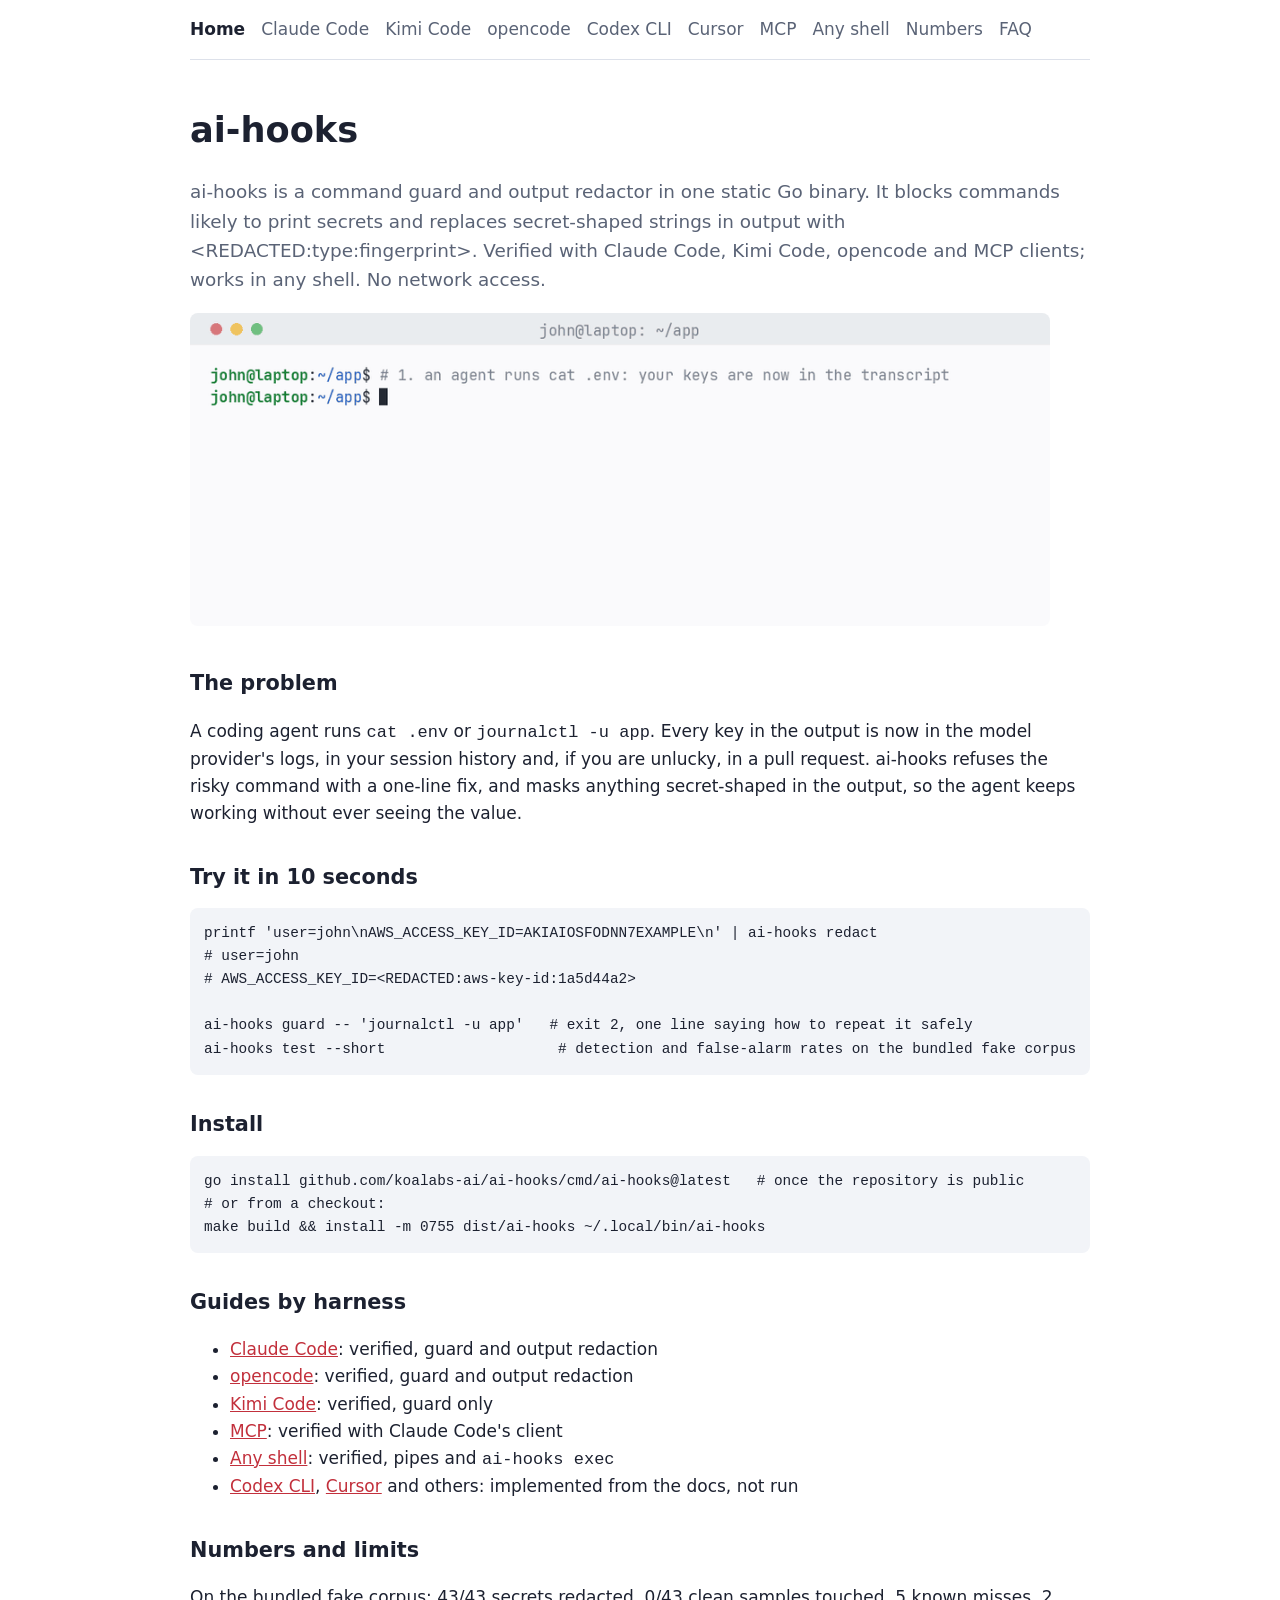
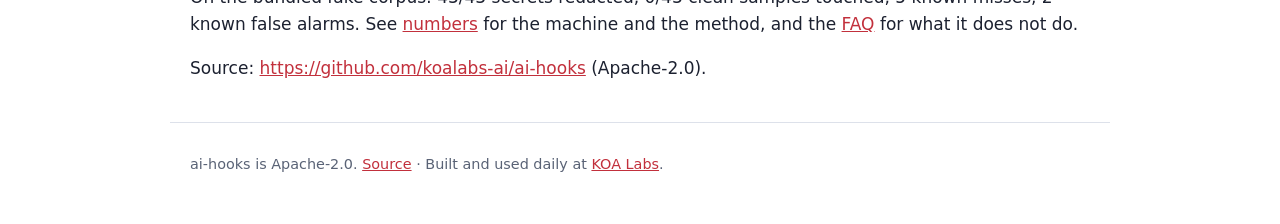
<file: site/index.html>
<!doctype html>
<html lang="en"><head><meta charset="utf-8"><meta name="viewport" content="width=device-width,initial-scale=1">
<title>ai-hooks: stop AI coding agents from leaking secrets</title>
<meta name="description" content="ai-hooks is a command guard and output redactor in one static Go binary. It blocks commands likely to print secrets and replaces secret-shaped strings in output with &lt;REDACTED:type:fingerprint&gt;. Verified with Claude Code, Kimi Code, opencode and MCP clients; works in any shell. No network access.">
<link rel="canonical" href="https://koalabs-ai.github.io/ai-hooks/">
<meta property="og:type" content="website"><meta property="og:site_name" content="ai-hooks">
<meta property="og:title" content="ai-hooks: stop AI coding agents from leaking secrets"><meta property="og:description" content="ai-hooks is a command guard and output redactor in one static Go binary. It blocks commands likely to print secrets and replaces secret-shaped strings in output with &lt;REDACTED:type:fingerprint&gt;. Verified with Claude Code, Kimi Code, opencode and MCP clients; works in any shell. No network access.">
<meta property="og:url" content="https://koalabs-ai.github.io/ai-hooks/"><meta property="og:image" content="https://koalabs-ai.github.io/ai-hooks/assets/social-preview.png">
<meta name="twitter:card" content="summary_large_image"><meta name="twitter:title" content="ai-hooks: stop AI coding agents from leaking secrets">
<meta name="twitter:description" content="ai-hooks is a command guard and output redactor in one static Go binary. It blocks commands likely to print secrets and replaces secret-shaped strings in output with &lt;REDACTED:type:fingerprint&gt;. Verified with Claude Code, Kimi Code, opencode and MCP clients; works in any shell. No network access."><meta name="twitter:image" content="https://koalabs-ai.github.io/ai-hooks/assets/social-preview.png">
<link rel="stylesheet" href="assets/style.css">
<script type="application/ld+json">{"@context": "https://schema.org", "@type": "SoftwareApplication", "name": "ai-hooks", "applicationCategory": "DeveloperApplication", "operatingSystem": "Linux, macOS", "description": "ai-hooks is a command guard and output redactor in one static Go binary. It blocks commands likely to print secrets and replaces secret-shaped strings in output with <REDACTED:type:fingerprint>. Verified with Claude Code, Kimi Code, opencode and MCP clients; works in any shell. No network access.", "url": "https://koalabs-ai.github.io/ai-hooks/", "license": "https://www.apache.org/licenses/LICENSE-2.0", "codeRepository": "https://github.com/koalabs-ai/ai-hooks", "programmingLanguage": "Go", "offers": {"@type": "Offer", "price": "0", "priceCurrency": "USD"}, "image": "https://koalabs-ai.github.io/ai-hooks/assets/social-preview.png"}</script>
</head><body>
<header><nav aria-label="Main"><a href="index.html" aria-current="page">Home</a><a href="claude-code.html">Claude Code</a><a href="kimi-code.html">Kimi Code</a><a href="opencode.html">opencode</a><a href="codex-cli.html">Codex CLI</a><a href="cursor.html">Cursor</a><a href="mcp.html">MCP</a><a href="any-shell.html">Any shell</a><a href="numbers.html">Numbers</a><a href="faq.html">FAQ</a></nav></header>
<main><h1>ai-hooks</h1>

<p class="lead">ai-hooks is a command guard and output redactor in one static Go binary. It blocks commands likely to print secrets and replaces secret-shaped strings in output with &lt;REDACTED:type:fingerprint&gt;. Verified with Claude Code, Kimi Code, opencode and MCP clients; works in any shell. No network access.</p>
<picture><source media="(prefers-color-scheme: light)" srcset="assets/ai-hooks-demo-light.gif">
<img src="assets/ai-hooks-demo-dark.gif" width="860" alt="Terminal demo: cat .env leaks a fake AWS key; through ai-hooks redact it becomes REDACTED and user=john is untouched; the guard blocks journalctl -u; the bundled tests print 43/43 detected and 0/26 false alarms."></picture>
<h2>The problem</h2>
<p>A coding agent runs <code>cat .env</code> or <code>journalctl -u app</code>. Every key in the output is now in the model provider's logs, in your session history and, if you are unlucky, in a pull request. ai-hooks refuses the risky command with a one-line fix, and masks anything secret-shaped in the output, so the agent keeps working without ever seeing the value.</p>
<h2>Try it in 10 seconds</h2>
<pre><code>printf &#x27;user=john\nAWS_ACCESS_KEY_ID=AKIAIOSFODNN7EXAMPLE\n&#x27; | ai-hooks redact
# user=john
# AWS_ACCESS_KEY_ID=&lt;REDACTED:aws-key-id:1a5d44a2&gt;

ai-hooks guard -- &#x27;journalctl -u app&#x27;   # exit 2, one line saying how to repeat it safely
ai-hooks test --short                    # detection and false-alarm rates on the bundled fake corpus</code></pre>
<h2>Install</h2>
<pre><code>go install github.com/koalabs-ai/ai-hooks/cmd/ai-hooks@latest   # once the repository is public
# or from a checkout:
make build &amp;&amp; install -m 0755 dist/ai-hooks ~/.local/bin/ai-hooks</code></pre>
<h2>Guides by harness</h2>
<ul>
<li><a href="claude-code.html">Claude Code</a>: verified, guard and output redaction</li>
<li><a href="opencode.html">opencode</a>: verified, guard and output redaction</li>
<li><a href="kimi-code.html">Kimi Code</a>: verified, guard only</li>
<li><a href="mcp.html">MCP</a>: verified with Claude Code's client</li>
<li><a href="any-shell.html">Any shell</a>: verified, pipes and <code>ai-hooks exec</code></li>
<li><a href="codex-cli.html">Codex CLI</a>, <a href="cursor.html">Cursor</a> and others: implemented from the docs, not run</li>
</ul>
<h2>Numbers and limits</h2>
<p>On the bundled fake corpus: 43/43 secrets redacted, 0/43 clean samples touched, 5 known misses, 2 known false alarms. See <a href="numbers.html">numbers</a> for the machine and the method, and the <a href="faq.html">FAQ</a> for what it does not do.</p>
<p>Source: <a href="https://github.com/koalabs-ai/ai-hooks">https://github.com/koalabs-ai/ai-hooks</a> (Apache-2.0).</p>

</main>
<footer>ai-hooks is Apache-2.0. <a href="https://github.com/koalabs-ai/ai-hooks">Source</a> · Built and used daily at <a href="https://koalabs.ai">KOA Labs</a>.</footer>
</body></html>
</file>
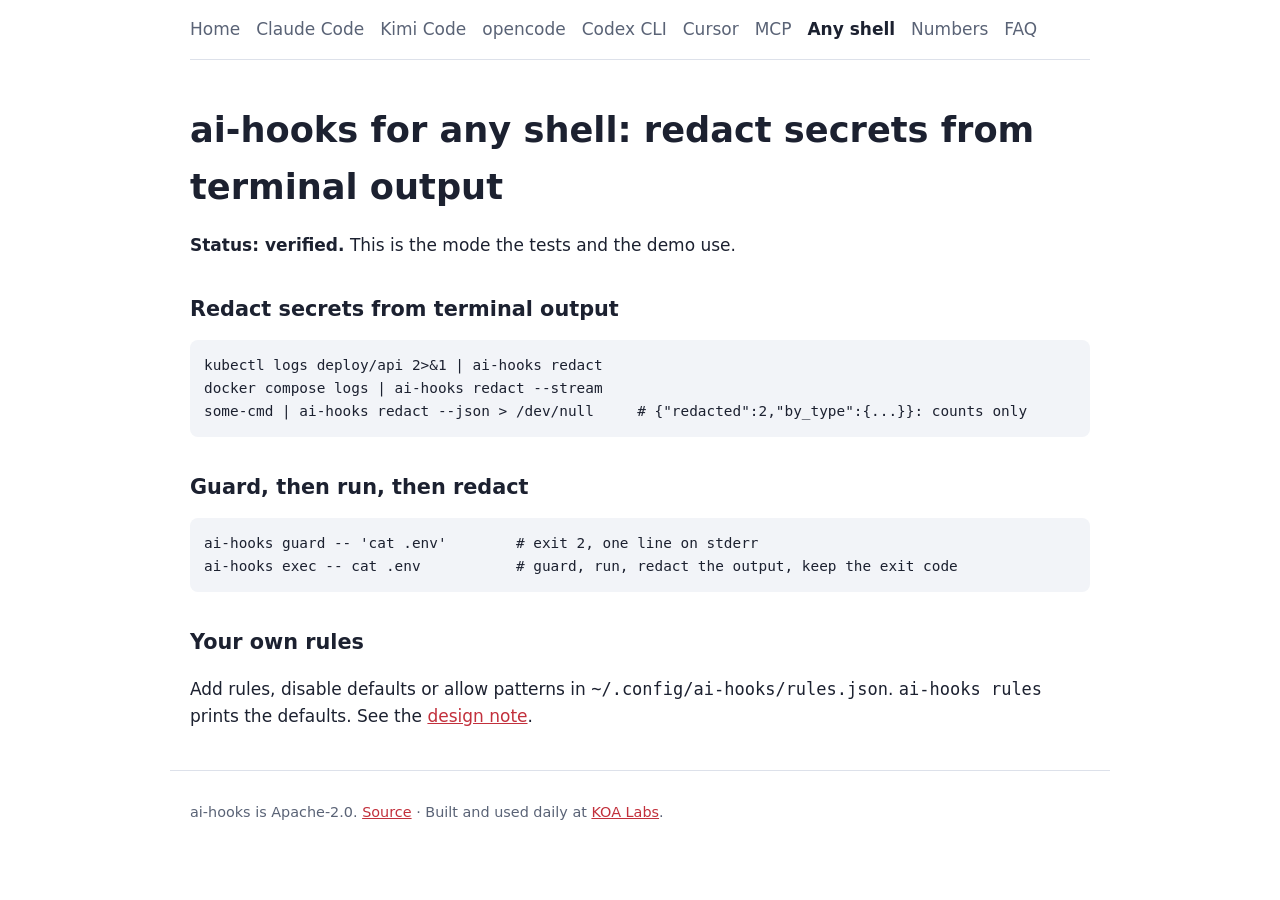
<file: site/any-shell.html>
<!doctype html>
<html lang="en"><head><meta charset="utf-8"><meta name="viewport" content="width=device-width,initial-scale=1">
<title>ai-hooks for any shell: redact secrets from terminal output</title>
<meta name="description" content="Redact secrets from terminal output with a pipe, guard a command before it runs, or wrap it with ai-hooks exec. Works with any agent that runs shell commands.">
<link rel="canonical" href="https://koalabs-ai.github.io/ai-hooks/any-shell.html">
<meta property="og:type" content="website"><meta property="og:site_name" content="ai-hooks">
<meta property="og:title" content="ai-hooks for any shell: redact secrets from terminal output"><meta property="og:description" content="Redact secrets from terminal output with a pipe, guard a command before it runs, or wrap it with ai-hooks exec. Works with any agent that runs shell commands.">
<meta property="og:url" content="https://koalabs-ai.github.io/ai-hooks/any-shell.html"><meta property="og:image" content="https://koalabs-ai.github.io/ai-hooks/assets/social-preview.png">
<meta name="twitter:card" content="summary_large_image"><meta name="twitter:title" content="ai-hooks for any shell: redact secrets from terminal output">
<meta name="twitter:description" content="Redact secrets from terminal output with a pipe, guard a command before it runs, or wrap it with ai-hooks exec. Works with any agent that runs shell commands."><meta name="twitter:image" content="https://koalabs-ai.github.io/ai-hooks/assets/social-preview.png">
<link rel="stylesheet" href="assets/style.css">
</head><body>
<header><nav aria-label="Main"><a href="index.html">Home</a><a href="claude-code.html">Claude Code</a><a href="kimi-code.html">Kimi Code</a><a href="opencode.html">opencode</a><a href="codex-cli.html">Codex CLI</a><a href="cursor.html">Cursor</a><a href="mcp.html">MCP</a><a href="any-shell.html" aria-current="page">Any shell</a><a href="numbers.html">Numbers</a><a href="faq.html">FAQ</a></nav></header>
<main><h1>ai-hooks for any shell: redact secrets from terminal output</h1>
<p><strong>Status: verified.</strong> This is the mode the tests and the demo use.</p>
<h2>Redact secrets from terminal output</h2>
<pre><code>kubectl logs deploy/api 2&gt;&amp;1 | ai-hooks redact
docker compose logs | ai-hooks redact --stream
some-cmd | ai-hooks redact --json &gt; /dev/null     # {&quot;redacted&quot;:2,&quot;by_type&quot;:{...}}: counts only</code></pre>
<h2>Guard, then run, then redact</h2>
<pre><code>ai-hooks guard -- &#x27;cat .env&#x27;        # exit 2, one line on stderr
ai-hooks exec -- cat .env           # guard, run, redact the output, keep the exit code</code></pre>
<h2>Your own rules</h2>
<p>Add rules, disable defaults or allow patterns in <code>~/.config/ai-hooks/rules.json</code>. <code>ai-hooks rules</code> prints the defaults. See the <a href="https://github.com/koalabs-ai/ai-hooks/blob/main/docs/DESIGN.md">design note</a>.</p>
</main>
<footer>ai-hooks is Apache-2.0. <a href="https://github.com/koalabs-ai/ai-hooks">Source</a> · Built and used daily at <a href="https://koalabs.ai">KOA Labs</a>.</footer>
</body></html>
</file>
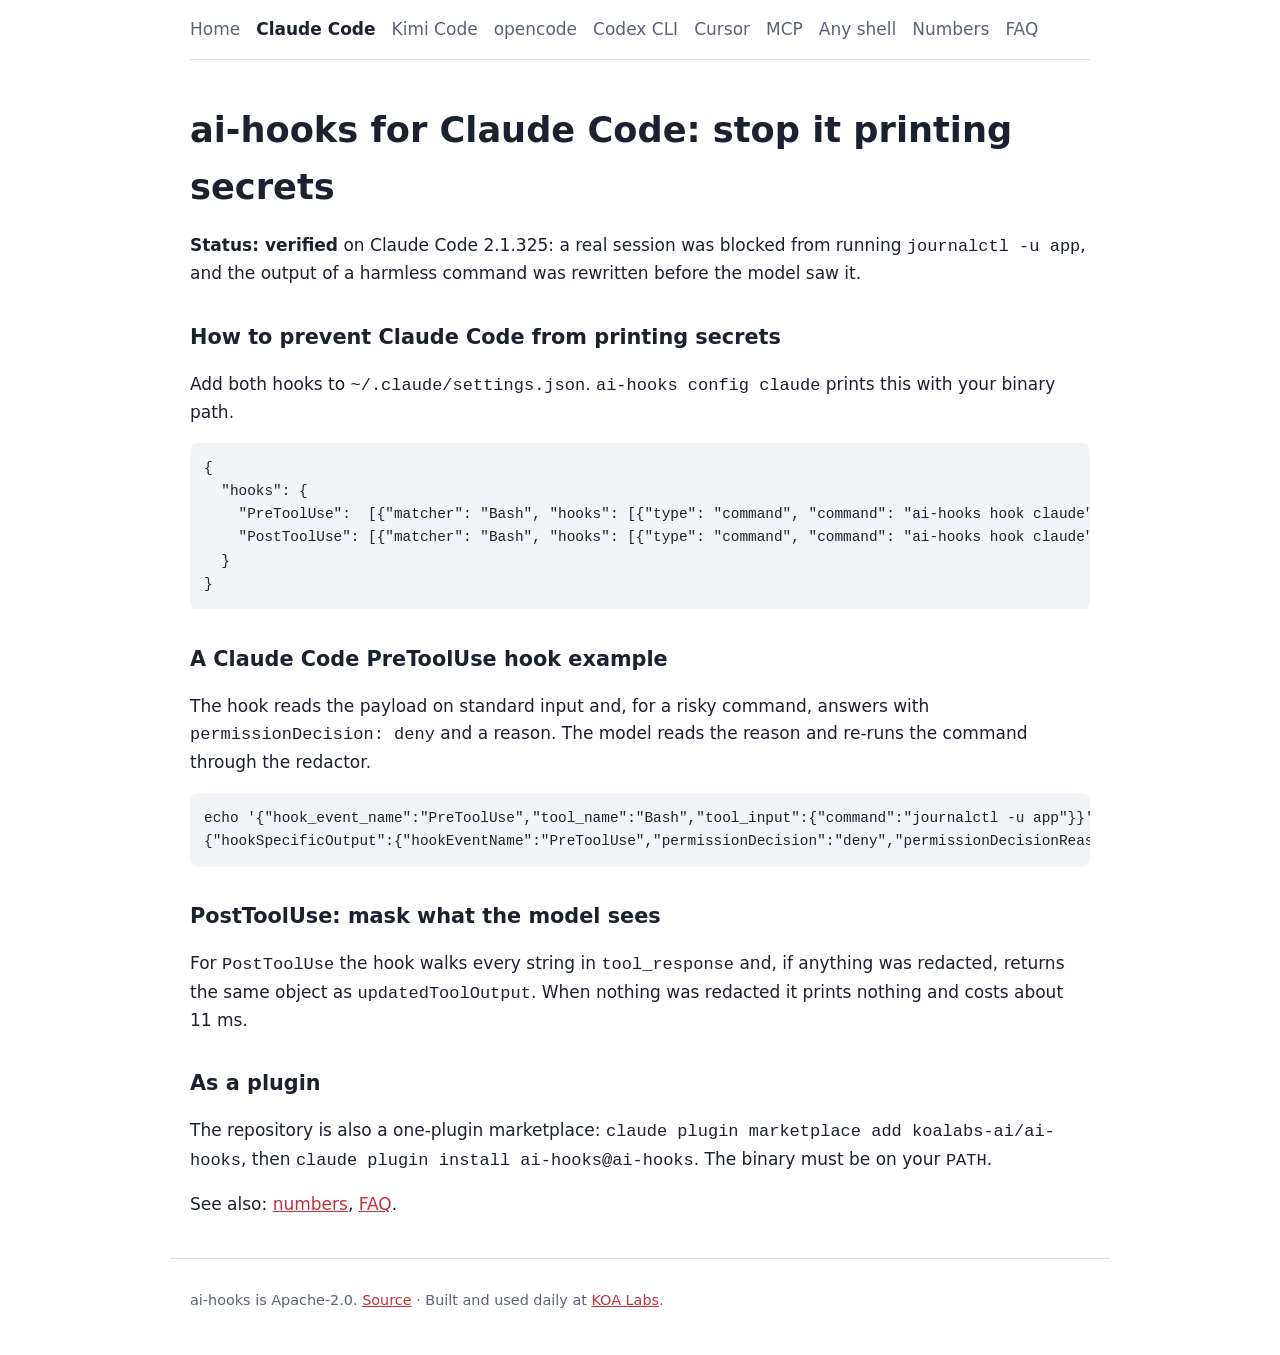
<file: site/claude-code.html>
<!doctype html>
<html lang="en"><head><meta charset="utf-8"><meta name="viewport" content="width=device-width,initial-scale=1">
<title>ai-hooks for Claude Code: stop it printing secrets</title>
<meta name="description" content="How to stop Claude Code from printing secrets: a working PreToolUse and PostToolUse hook example with ai-hooks, verified on Claude Code 2.1.325.">
<link rel="canonical" href="https://koalabs-ai.github.io/ai-hooks/claude-code.html">
<meta property="og:type" content="website"><meta property="og:site_name" content="ai-hooks">
<meta property="og:title" content="ai-hooks for Claude Code: stop it printing secrets"><meta property="og:description" content="How to stop Claude Code from printing secrets: a working PreToolUse and PostToolUse hook example with ai-hooks, verified on Claude Code 2.1.325.">
<meta property="og:url" content="https://koalabs-ai.github.io/ai-hooks/claude-code.html"><meta property="og:image" content="https://koalabs-ai.github.io/ai-hooks/assets/social-preview.png">
<meta name="twitter:card" content="summary_large_image"><meta name="twitter:title" content="ai-hooks for Claude Code: stop it printing secrets">
<meta name="twitter:description" content="How to stop Claude Code from printing secrets: a working PreToolUse and PostToolUse hook example with ai-hooks, verified on Claude Code 2.1.325."><meta name="twitter:image" content="https://koalabs-ai.github.io/ai-hooks/assets/social-preview.png">
<link rel="stylesheet" href="assets/style.css">
</head><body>
<header><nav aria-label="Main"><a href="index.html">Home</a><a href="claude-code.html" aria-current="page">Claude Code</a><a href="kimi-code.html">Kimi Code</a><a href="opencode.html">opencode</a><a href="codex-cli.html">Codex CLI</a><a href="cursor.html">Cursor</a><a href="mcp.html">MCP</a><a href="any-shell.html">Any shell</a><a href="numbers.html">Numbers</a><a href="faq.html">FAQ</a></nav></header>
<main><h1>ai-hooks for Claude Code: stop it printing secrets</h1>
<p><strong>Status: verified</strong> on Claude Code 2.1.325: a real session was blocked from running <code>journalctl -u app</code>, and the output of a harmless command was rewritten before the model saw it.</p>
<h2>How to prevent Claude Code from printing secrets</h2>
<p>Add both hooks to <code>~/.claude/settings.json</code>. <code>ai-hooks config claude</code> prints this with your binary path.</p>
<pre><code>{
  &quot;hooks&quot;: {
    &quot;PreToolUse&quot;:  [{&quot;matcher&quot;: &quot;Bash&quot;, &quot;hooks&quot;: [{&quot;type&quot;: &quot;command&quot;, &quot;command&quot;: &quot;ai-hooks hook claude&quot;, &quot;timeout&quot;: 10}]}],
    &quot;PostToolUse&quot;: [{&quot;matcher&quot;: &quot;Bash&quot;, &quot;hooks&quot;: [{&quot;type&quot;: &quot;command&quot;, &quot;command&quot;: &quot;ai-hooks hook claude&quot;, &quot;timeout&quot;: 10}]}]
  }
}</code></pre>
<h2>A Claude Code PreToolUse hook example</h2>
<p>The hook reads the payload on standard input and, for a risky command, answers with <code>permissionDecision: deny</code> and a reason. The model reads the reason and re-runs the command through the redactor.</p>
<pre><code>echo &#x27;{&quot;hook_event_name&quot;:&quot;PreToolUse&quot;,&quot;tool_name&quot;:&quot;Bash&quot;,&quot;tool_input&quot;:{&quot;command&quot;:&quot;journalctl -u app&quot;}}&#x27; | ai-hooks hook claude
{&quot;hookSpecificOutput&quot;:{&quot;hookEventName&quot;:&quot;PreToolUse&quot;,&quot;permissionDecision&quot;:&quot;deny&quot;,&quot;permissionDecisionReason&quot;:&quot;ai-hooks [journalctl-unit]: ...&quot;}}</code></pre>
<h2>PostToolUse: mask what the model sees</h2>
<p>For <code>PostToolUse</code> the hook walks every string in <code>tool_response</code> and, if anything was redacted, returns the same object as <code>updatedToolOutput</code>. When nothing was redacted it prints nothing and costs about 11 ms.</p>
<h2>As a plugin</h2>
<p>The repository is also a one-plugin marketplace: <code>claude plugin marketplace add koalabs-ai/ai-hooks</code>, then <code>claude plugin install ai-hooks@ai-hooks</code>. The binary must be on your <code>PATH</code>.</p>
<p>See also: <a href="numbers.html">numbers</a>, <a href="faq.html">FAQ</a>.</p>
</main>
<footer>ai-hooks is Apache-2.0. <a href="https://github.com/koalabs-ai/ai-hooks">Source</a> · Built and used daily at <a href="https://koalabs.ai">KOA Labs</a>.</footer>
</body></html>
</file>
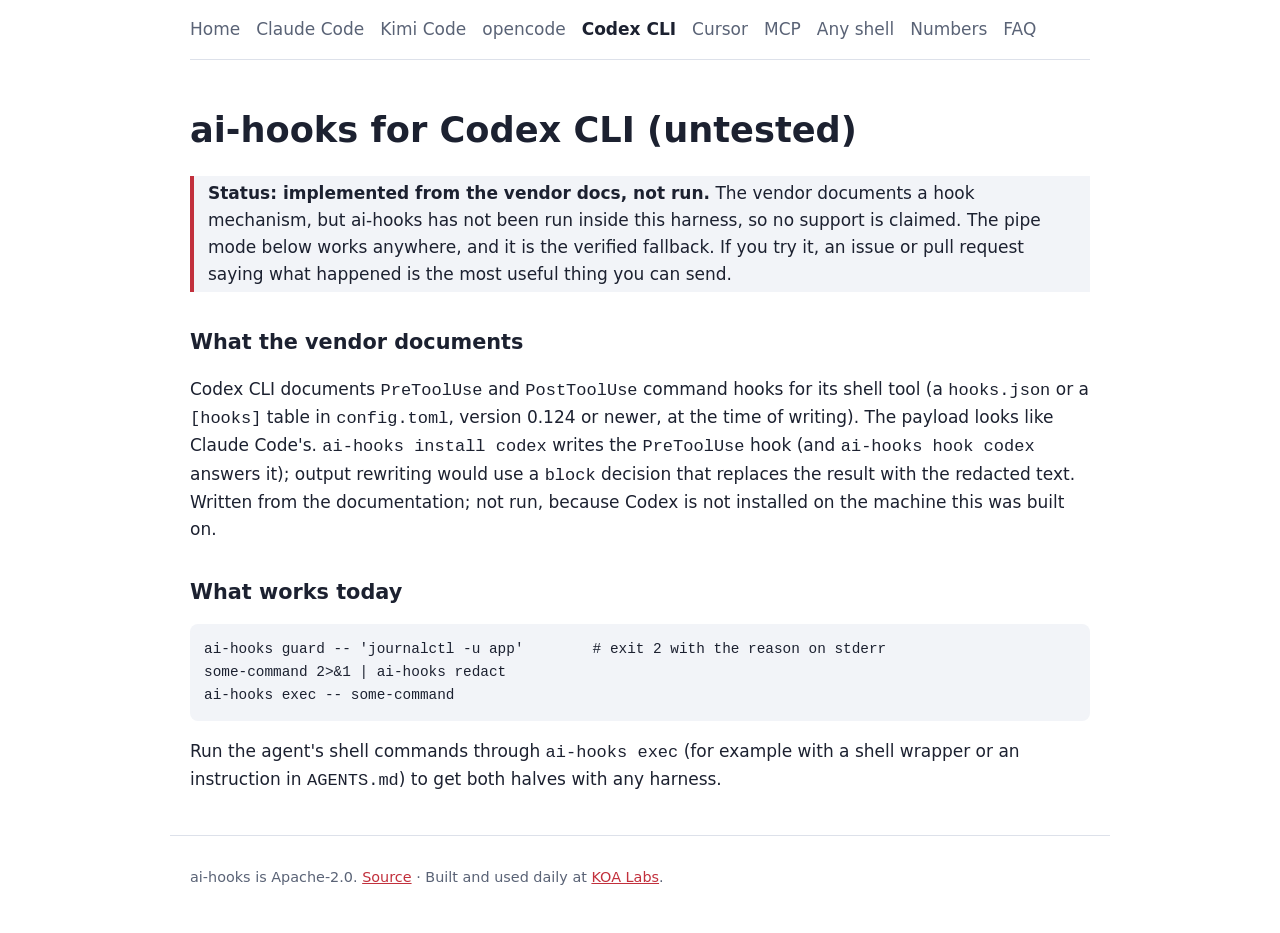
<file: site/codex-cli.html>
<!doctype html>
<html lang="en"><head><meta charset="utf-8"><meta name="viewport" content="width=device-width,initial-scale=1">
<title>ai-hooks for Codex CLI (untested)</title>
<meta name="description" content="Using ai-hooks with OpenAI Codex CLI: status, what the vendor documents, and the pipe-mode fallback that works today.">
<link rel="canonical" href="https://koalabs-ai.github.io/ai-hooks/codex-cli.html">
<meta property="og:type" content="website"><meta property="og:site_name" content="ai-hooks">
<meta property="og:title" content="ai-hooks for Codex CLI (untested)"><meta property="og:description" content="Using ai-hooks with OpenAI Codex CLI: status, what the vendor documents, and the pipe-mode fallback that works today.">
<meta property="og:url" content="https://koalabs-ai.github.io/ai-hooks/codex-cli.html"><meta property="og:image" content="https://koalabs-ai.github.io/ai-hooks/assets/social-preview.png">
<meta name="twitter:card" content="summary_large_image"><meta name="twitter:title" content="ai-hooks for Codex CLI (untested)">
<meta name="twitter:description" content="Using ai-hooks with OpenAI Codex CLI: status, what the vendor documents, and the pipe-mode fallback that works today."><meta name="twitter:image" content="https://koalabs-ai.github.io/ai-hooks/assets/social-preview.png">
<link rel="stylesheet" href="assets/style.css">
</head><body>
<header><nav aria-label="Main"><a href="index.html">Home</a><a href="claude-code.html">Claude Code</a><a href="kimi-code.html">Kimi Code</a><a href="opencode.html">opencode</a><a href="codex-cli.html" aria-current="page">Codex CLI</a><a href="cursor.html">Cursor</a><a href="mcp.html">MCP</a><a href="any-shell.html">Any shell</a><a href="numbers.html">Numbers</a><a href="faq.html">FAQ</a></nav></header>
<main><h1>ai-hooks for Codex CLI (untested)</h1>
<p class="warn"><strong>Status: implemented from the vendor docs, not run.</strong> The vendor documents a hook mechanism, but ai-hooks has not been run inside this harness, so no support is claimed. The pipe mode below works anywhere, and it is the verified fallback. If you try it, an issue or pull request saying what happened is the most useful thing you can send.</p>
<h2>What the vendor documents</h2>
<p>Codex CLI documents <code>PreToolUse</code> and <code>PostToolUse</code> command hooks for its shell tool (a <code>hooks.json</code> or a <code>[hooks]</code> table in <code>config.toml</code>, version 0.124 or newer, at the time of writing). The payload looks like Claude Code's. <code>ai-hooks install codex</code> writes the <code>PreToolUse</code> hook (and <code>ai-hooks hook codex</code> answers it); output rewriting would use a <code>block</code> decision that replaces the result with the redacted text. Written from the documentation; not run, because Codex is not installed on the machine this was built on.</p>
<h2>What works today</h2>
<pre><code>ai-hooks guard -- &#x27;journalctl -u app&#x27;        # exit 2 with the reason on stderr
some-command 2&gt;&amp;1 | ai-hooks redact
ai-hooks exec -- some-command</code></pre>
<p>Run the agent's shell commands through <code>ai-hooks exec</code> (for example with a shell wrapper or an instruction in <code>AGENTS.md</code>) to get both halves with any harness.</p>
</main>
<footer>ai-hooks is Apache-2.0. <a href="https://github.com/koalabs-ai/ai-hooks">Source</a> · Built and used daily at <a href="https://koalabs.ai">KOA Labs</a>.</footer>
</body></html>
</file>
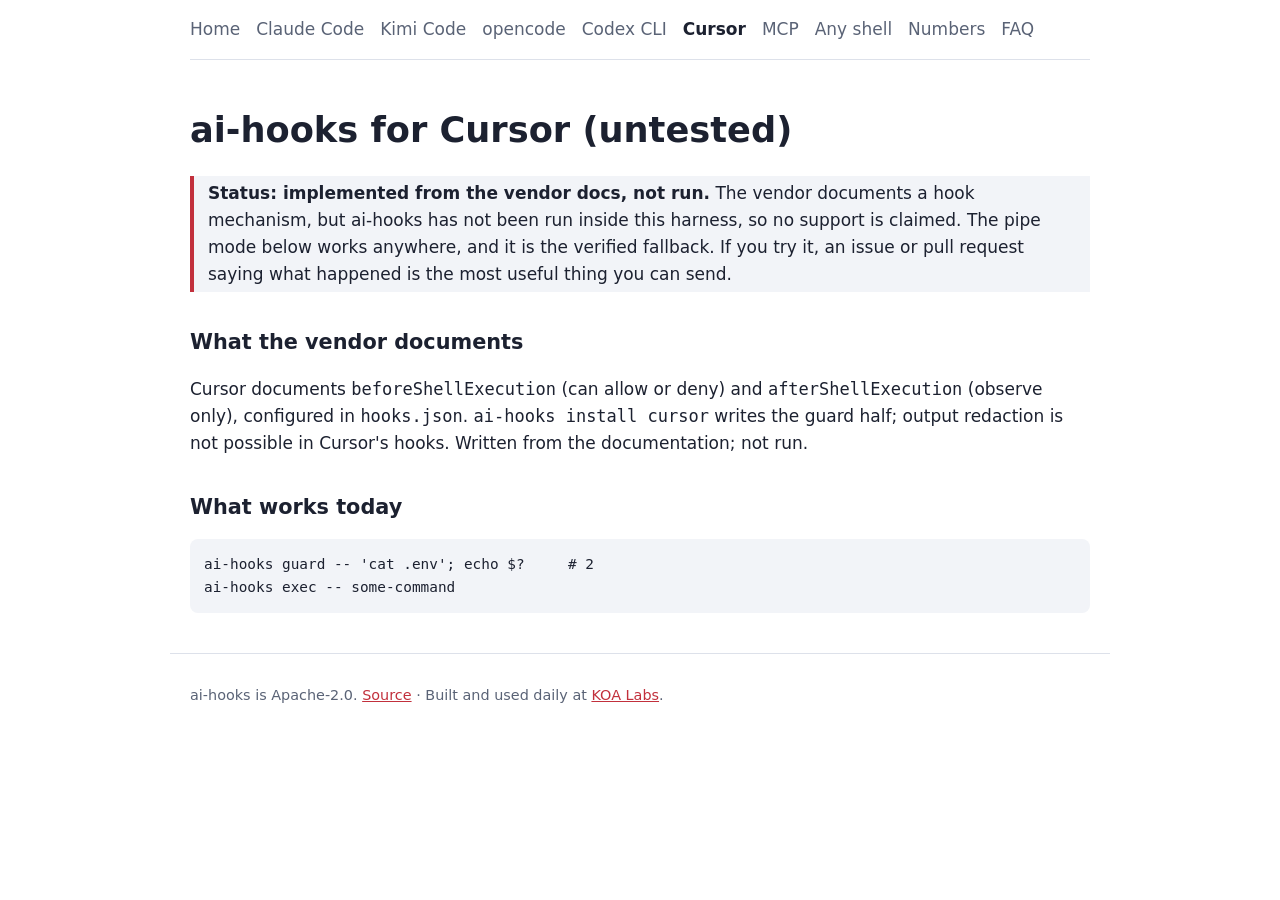
<file: site/cursor.html>
<!doctype html>
<html lang="en"><head><meta charset="utf-8"><meta name="viewport" content="width=device-width,initial-scale=1">
<title>ai-hooks for Cursor (untested)</title>
<meta name="description" content="Using ai-hooks with Cursor: status, the shell hooks the vendor documents, and the pipe-mode fallback that works today.">
<link rel="canonical" href="https://koalabs-ai.github.io/ai-hooks/cursor.html">
<meta property="og:type" content="website"><meta property="og:site_name" content="ai-hooks">
<meta property="og:title" content="ai-hooks for Cursor (untested)"><meta property="og:description" content="Using ai-hooks with Cursor: status, the shell hooks the vendor documents, and the pipe-mode fallback that works today.">
<meta property="og:url" content="https://koalabs-ai.github.io/ai-hooks/cursor.html"><meta property="og:image" content="https://koalabs-ai.github.io/ai-hooks/assets/social-preview.png">
<meta name="twitter:card" content="summary_large_image"><meta name="twitter:title" content="ai-hooks for Cursor (untested)">
<meta name="twitter:description" content="Using ai-hooks with Cursor: status, the shell hooks the vendor documents, and the pipe-mode fallback that works today."><meta name="twitter:image" content="https://koalabs-ai.github.io/ai-hooks/assets/social-preview.png">
<link rel="stylesheet" href="assets/style.css">
</head><body>
<header><nav aria-label="Main"><a href="index.html">Home</a><a href="claude-code.html">Claude Code</a><a href="kimi-code.html">Kimi Code</a><a href="opencode.html">opencode</a><a href="codex-cli.html">Codex CLI</a><a href="cursor.html" aria-current="page">Cursor</a><a href="mcp.html">MCP</a><a href="any-shell.html">Any shell</a><a href="numbers.html">Numbers</a><a href="faq.html">FAQ</a></nav></header>
<main><h1>ai-hooks for Cursor (untested)</h1>
<p class="warn"><strong>Status: implemented from the vendor docs, not run.</strong> The vendor documents a hook mechanism, but ai-hooks has not been run inside this harness, so no support is claimed. The pipe mode below works anywhere, and it is the verified fallback. If you try it, an issue or pull request saying what happened is the most useful thing you can send.</p>
<h2>What the vendor documents</h2>
<p>Cursor documents <code>beforeShellExecution</code> (can allow or deny) and <code>afterShellExecution</code> (observe only), configured in <code>hooks.json</code>. <code>ai-hooks install cursor</code> writes the guard half; output redaction is not possible in Cursor's hooks. Written from the documentation; not run.</p>
<h2>What works today</h2>
<pre><code>ai-hooks guard -- &#x27;cat .env&#x27;; echo $?     # 2
ai-hooks exec -- some-command</code></pre>
</main>
<footer>ai-hooks is Apache-2.0. <a href="https://github.com/koalabs-ai/ai-hooks">Source</a> · Built and used daily at <a href="https://koalabs.ai">KOA Labs</a>.</footer>
</body></html>
</file>
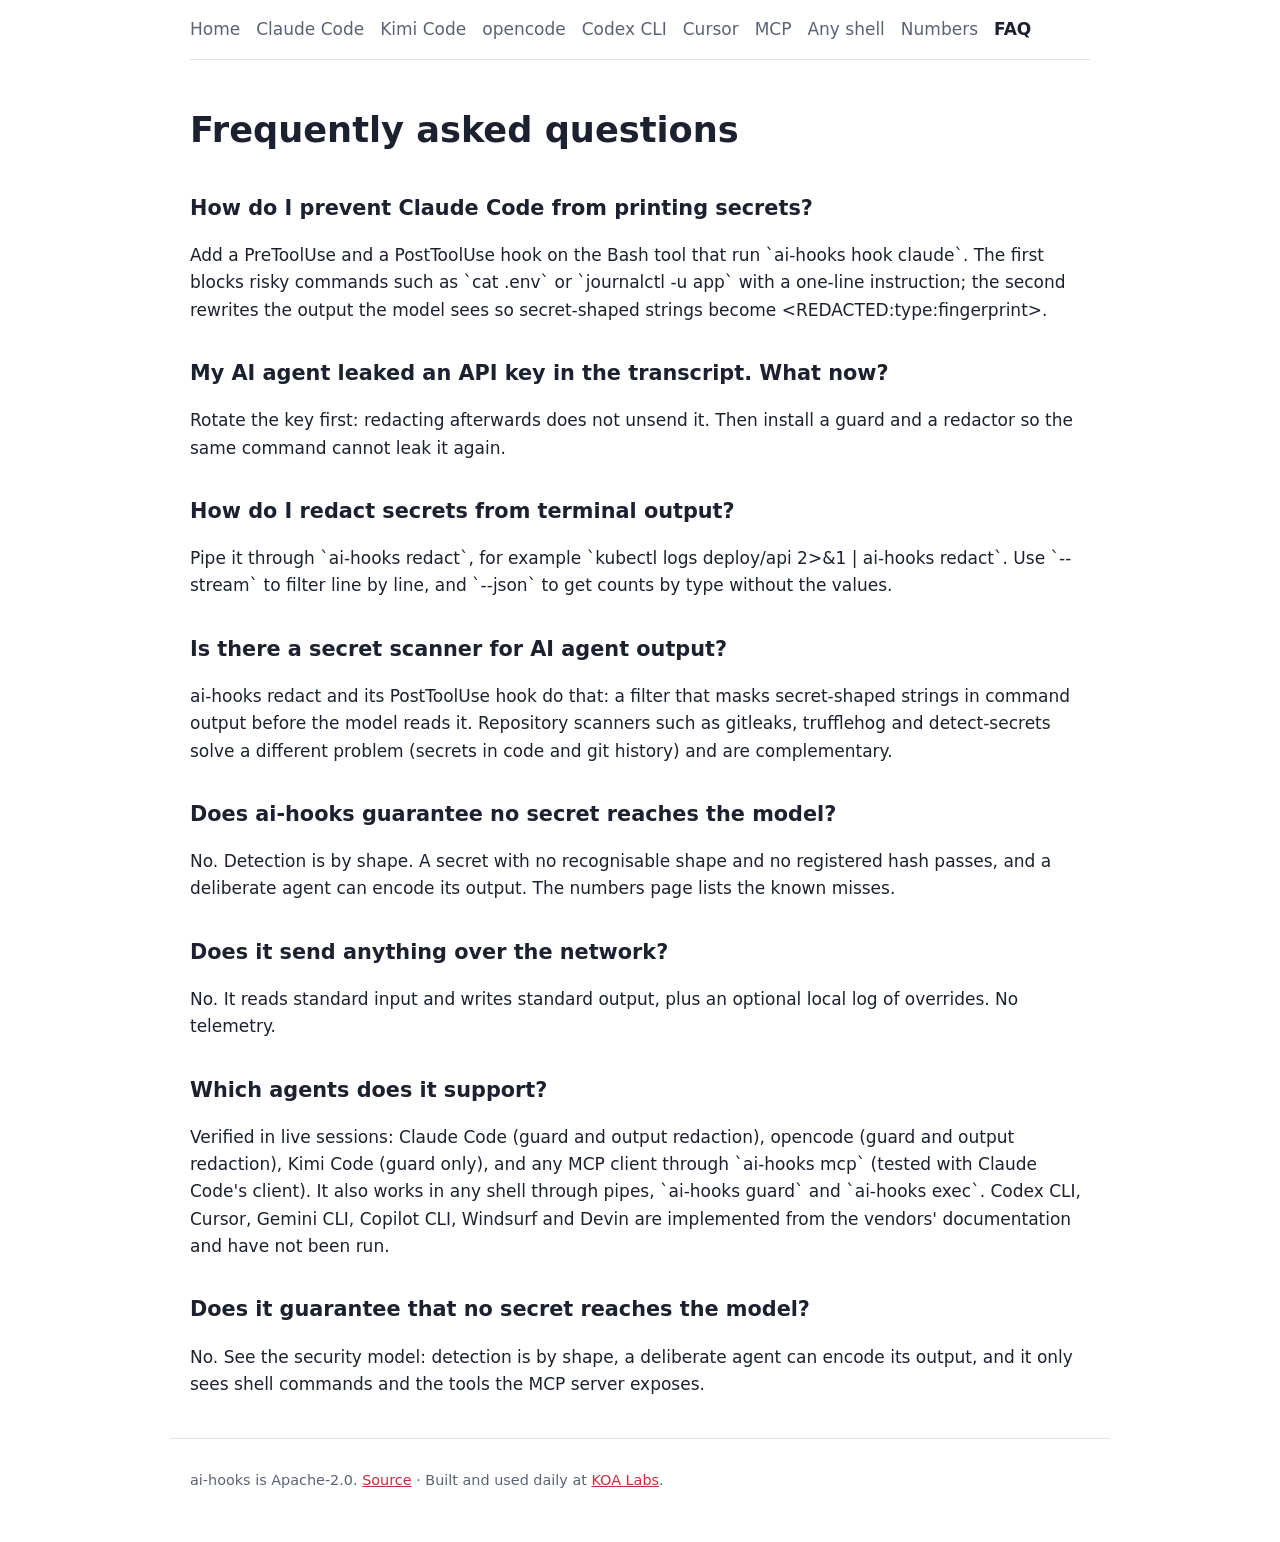
<file: site/faq.html>
<!doctype html>
<html lang="en"><head><meta charset="utf-8"><meta name="viewport" content="width=device-width,initial-scale=1">
<title>ai-hooks FAQ: secrets, AI agents, transcripts, redaction</title>
<meta name="description" content="Answers about stopping AI coding agents from leaking secrets: Claude Code hooks, redacting terminal output, what to do after a leak, limits.">
<link rel="canonical" href="https://koalabs-ai.github.io/ai-hooks/faq.html">
<meta property="og:type" content="website"><meta property="og:site_name" content="ai-hooks">
<meta property="og:title" content="ai-hooks FAQ: secrets, AI agents, transcripts, redaction"><meta property="og:description" content="Answers about stopping AI coding agents from leaking secrets: Claude Code hooks, redacting terminal output, what to do after a leak, limits.">
<meta property="og:url" content="https://koalabs-ai.github.io/ai-hooks/faq.html"><meta property="og:image" content="https://koalabs-ai.github.io/ai-hooks/assets/social-preview.png">
<meta name="twitter:card" content="summary_large_image"><meta name="twitter:title" content="ai-hooks FAQ: secrets, AI agents, transcripts, redaction">
<meta name="twitter:description" content="Answers about stopping AI coding agents from leaking secrets: Claude Code hooks, redacting terminal output, what to do after a leak, limits."><meta name="twitter:image" content="https://koalabs-ai.github.io/ai-hooks/assets/social-preview.png">
<link rel="stylesheet" href="assets/style.css">
<script type="application/ld+json">{"@context": "https://schema.org", "@type": "FAQPage", "mainEntity": [{"@type": "Question", "name": "How do I prevent Claude Code from printing secrets?", "acceptedAnswer": {"@type": "Answer", "text": "Add a PreToolUse and a PostToolUse hook on the Bash tool that run `ai-hooks hook claude`. The first blocks risky commands such as `cat .env` or `journalctl -u app` with a one-line instruction; the second rewrites the output the model sees so secret-shaped strings become <REDACTED:type:fingerprint>."}}, {"@type": "Question", "name": "My AI agent leaked an API key in the transcript. What now?", "acceptedAnswer": {"@type": "Answer", "text": "Rotate the key first: redacting afterwards does not unsend it. Then install a guard and a redactor so the same command cannot leak it again."}}, {"@type": "Question", "name": "How do I redact secrets from terminal output?", "acceptedAnswer": {"@type": "Answer", "text": "Pipe it through `ai-hooks redact`, for example `kubectl logs deploy/api 2>&1 | ai-hooks redact`. Use `--stream` to filter line by line, and `--json` to get counts by type without the values."}}, {"@type": "Question", "name": "Is there a secret scanner for AI agent output?", "acceptedAnswer": {"@type": "Answer", "text": "ai-hooks redact and its PostToolUse hook do that: a filter that masks secret-shaped strings in command output before the model reads it. Repository scanners such as gitleaks, trufflehog and detect-secrets solve a different problem (secrets in code and git history) and are complementary."}}, {"@type": "Question", "name": "Does ai-hooks guarantee no secret reaches the model?", "acceptedAnswer": {"@type": "Answer", "text": "No. Detection is by shape. A secret with no recognisable shape and no registered hash passes, and a deliberate agent can encode its output. The numbers page lists the known misses."}}, {"@type": "Question", "name": "Does it send anything over the network?", "acceptedAnswer": {"@type": "Answer", "text": "No. It reads standard input and writes standard output, plus an optional local log of overrides. No telemetry."}}, {"@type": "Question", "name": "Which agents does it support?", "acceptedAnswer": {"@type": "Answer", "text": "Verified in live sessions: Claude Code (guard and output redaction), opencode (guard and output redaction), Kimi Code (guard only), and any MCP client through `ai-hooks mcp` (tested with Claude Code's client). It also works in any shell through pipes, `ai-hooks guard` and `ai-hooks exec`. Codex CLI, Cursor, Gemini CLI, Copilot CLI, Windsurf and Devin are implemented from the vendors' documentation and have not been run."}}, {"@type": "Question", "name": "Does it guarantee that no secret reaches the model?", "acceptedAnswer": {"@type": "Answer", "text": "No. See the security model: detection is by shape, a deliberate agent can encode its output, and it only sees shell commands and the tools the MCP server exposes."}}]}</script>
</head><body>
<header><nav aria-label="Main"><a href="index.html">Home</a><a href="claude-code.html">Claude Code</a><a href="kimi-code.html">Kimi Code</a><a href="opencode.html">opencode</a><a href="codex-cli.html">Codex CLI</a><a href="cursor.html">Cursor</a><a href="mcp.html">MCP</a><a href="any-shell.html">Any shell</a><a href="numbers.html">Numbers</a><a href="faq.html" aria-current="page">FAQ</a></nav></header>
<main><h1>Frequently asked questions</h1>
<h2>How do I prevent Claude Code from printing secrets?</h2><p>Add a PreToolUse and a PostToolUse hook on the Bash tool that run `ai-hooks hook claude`. The first blocks risky commands such as `cat .env` or `journalctl -u app` with a one-line instruction; the second rewrites the output the model sees so secret-shaped strings become &lt;REDACTED:type:fingerprint&gt;.</p><h2>My AI agent leaked an API key in the transcript. What now?</h2><p>Rotate the key first: redacting afterwards does not unsend it. Then install a guard and a redactor so the same command cannot leak it again.</p><h2>How do I redact secrets from terminal output?</h2><p>Pipe it through `ai-hooks redact`, for example `kubectl logs deploy/api 2&gt;&amp;1 | ai-hooks redact`. Use `--stream` to filter line by line, and `--json` to get counts by type without the values.</p><h2>Is there a secret scanner for AI agent output?</h2><p>ai-hooks redact and its PostToolUse hook do that: a filter that masks secret-shaped strings in command output before the model reads it. Repository scanners such as gitleaks, trufflehog and detect-secrets solve a different problem (secrets in code and git history) and are complementary.</p><h2>Does ai-hooks guarantee no secret reaches the model?</h2><p>No. Detection is by shape. A secret with no recognisable shape and no registered hash passes, and a deliberate agent can encode its output. The numbers page lists the known misses.</p><h2>Does it send anything over the network?</h2><p>No. It reads standard input and writes standard output, plus an optional local log of overrides. No telemetry.</p><h2>Which agents does it support?</h2><p>Verified in live sessions: Claude Code (guard and output redaction), opencode (guard and output redaction), Kimi Code (guard only), and any MCP client through `ai-hooks mcp` (tested with Claude Code&#x27;s client). It also works in any shell through pipes, `ai-hooks guard` and `ai-hooks exec`. Codex CLI, Cursor, Gemini CLI, Copilot CLI, Windsurf and Devin are implemented from the vendors&#x27; documentation and have not been run.</p><h2>Does it guarantee that no secret reaches the model?</h2><p>No. See the security model: detection is by shape, a deliberate agent can encode its output, and it only sees shell commands and the tools the MCP server exposes.</p>
</main>
<footer>ai-hooks is Apache-2.0. <a href="https://github.com/koalabs-ai/ai-hooks">Source</a> · Built and used daily at <a href="https://koalabs.ai">KOA Labs</a>.</footer>
</body></html>
</file>
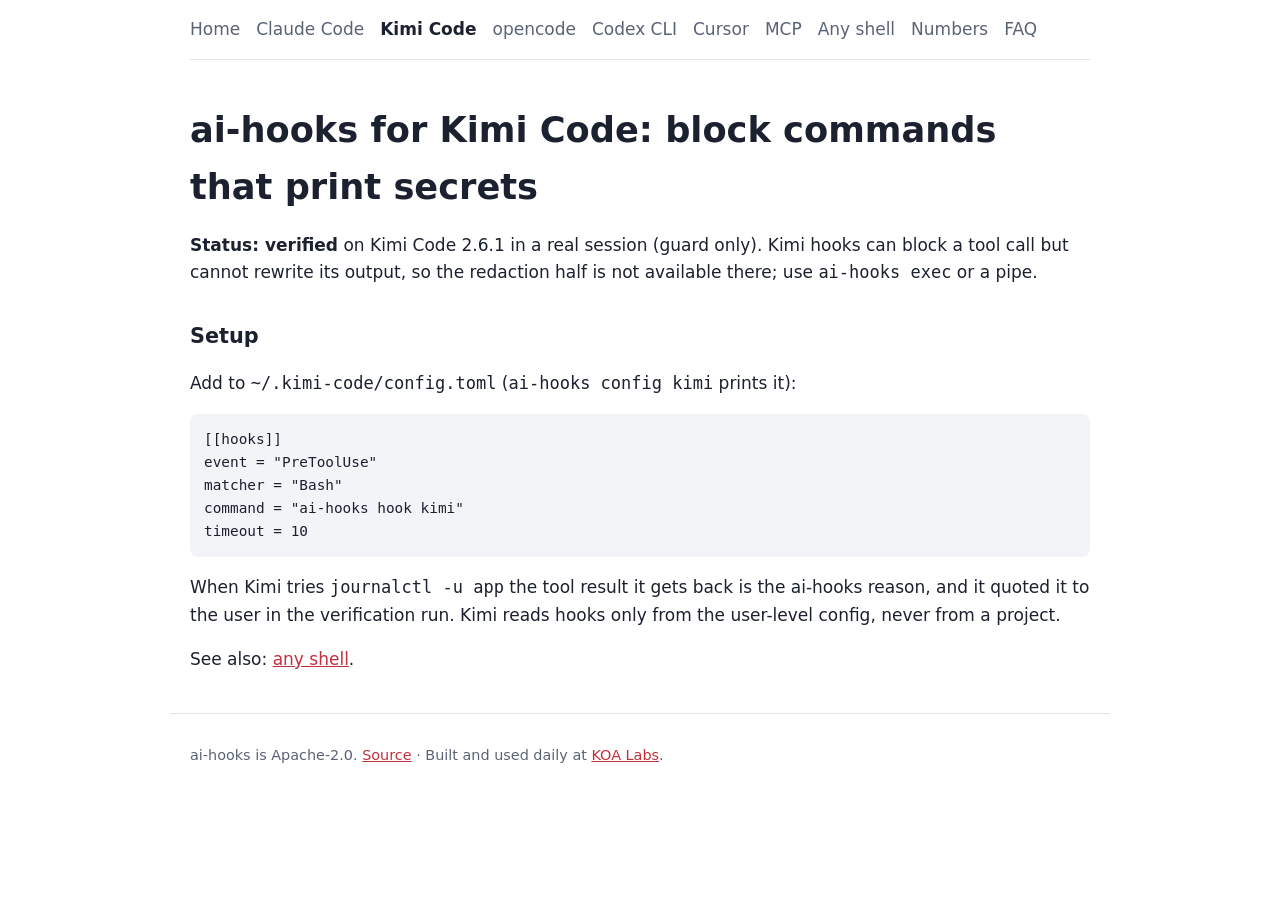
<file: site/kimi-code.html>
<!doctype html>
<html lang="en"><head><meta charset="utf-8"><meta name="viewport" content="width=device-width,initial-scale=1">
<title>ai-hooks for Kimi Code: block commands that print secrets</title>
<meta name="description" content="Guard Kimi Code from running commands that print secrets with an ai-hooks PreToolUse hook. Verified on Kimi Code 2.6.1; output redaction is not possible in Kimi hooks.">
<link rel="canonical" href="https://koalabs-ai.github.io/ai-hooks/kimi-code.html">
<meta property="og:type" content="website"><meta property="og:site_name" content="ai-hooks">
<meta property="og:title" content="ai-hooks for Kimi Code: block commands that print secrets"><meta property="og:description" content="Guard Kimi Code from running commands that print secrets with an ai-hooks PreToolUse hook. Verified on Kimi Code 2.6.1; output redaction is not possible in Kimi hooks.">
<meta property="og:url" content="https://koalabs-ai.github.io/ai-hooks/kimi-code.html"><meta property="og:image" content="https://koalabs-ai.github.io/ai-hooks/assets/social-preview.png">
<meta name="twitter:card" content="summary_large_image"><meta name="twitter:title" content="ai-hooks for Kimi Code: block commands that print secrets">
<meta name="twitter:description" content="Guard Kimi Code from running commands that print secrets with an ai-hooks PreToolUse hook. Verified on Kimi Code 2.6.1; output redaction is not possible in Kimi hooks."><meta name="twitter:image" content="https://koalabs-ai.github.io/ai-hooks/assets/social-preview.png">
<link rel="stylesheet" href="assets/style.css">
</head><body>
<header><nav aria-label="Main"><a href="index.html">Home</a><a href="claude-code.html">Claude Code</a><a href="kimi-code.html" aria-current="page">Kimi Code</a><a href="opencode.html">opencode</a><a href="codex-cli.html">Codex CLI</a><a href="cursor.html">Cursor</a><a href="mcp.html">MCP</a><a href="any-shell.html">Any shell</a><a href="numbers.html">Numbers</a><a href="faq.html">FAQ</a></nav></header>
<main><h1>ai-hooks for Kimi Code: block commands that print secrets</h1>
<p><strong>Status: verified</strong> on Kimi Code 2.6.1 in a real session (guard only). Kimi hooks can block a tool call but cannot rewrite its output, so the redaction half is not available there; use <code>ai-hooks exec</code> or a pipe.</p>
<h2>Setup</h2>
<p>Add to <code>~/.kimi-code/config.toml</code> (<code>ai-hooks config kimi</code> prints it):</p>
<pre><code>[[hooks]]
event = &quot;PreToolUse&quot;
matcher = &quot;Bash&quot;
command = &quot;ai-hooks hook kimi&quot;
timeout = 10</code></pre>
<p>When Kimi tries <code>journalctl -u app</code> the tool result it gets back is the ai-hooks reason, and it quoted it to the user in the verification run. Kimi reads hooks only from the user-level config, never from a project.</p>
<p>See also: <a href="any-shell.html">any shell</a>.</p>
</main>
<footer>ai-hooks is Apache-2.0. <a href="https://github.com/koalabs-ai/ai-hooks">Source</a> · Built and used daily at <a href="https://koalabs.ai">KOA Labs</a>.</footer>
</body></html>
</file>
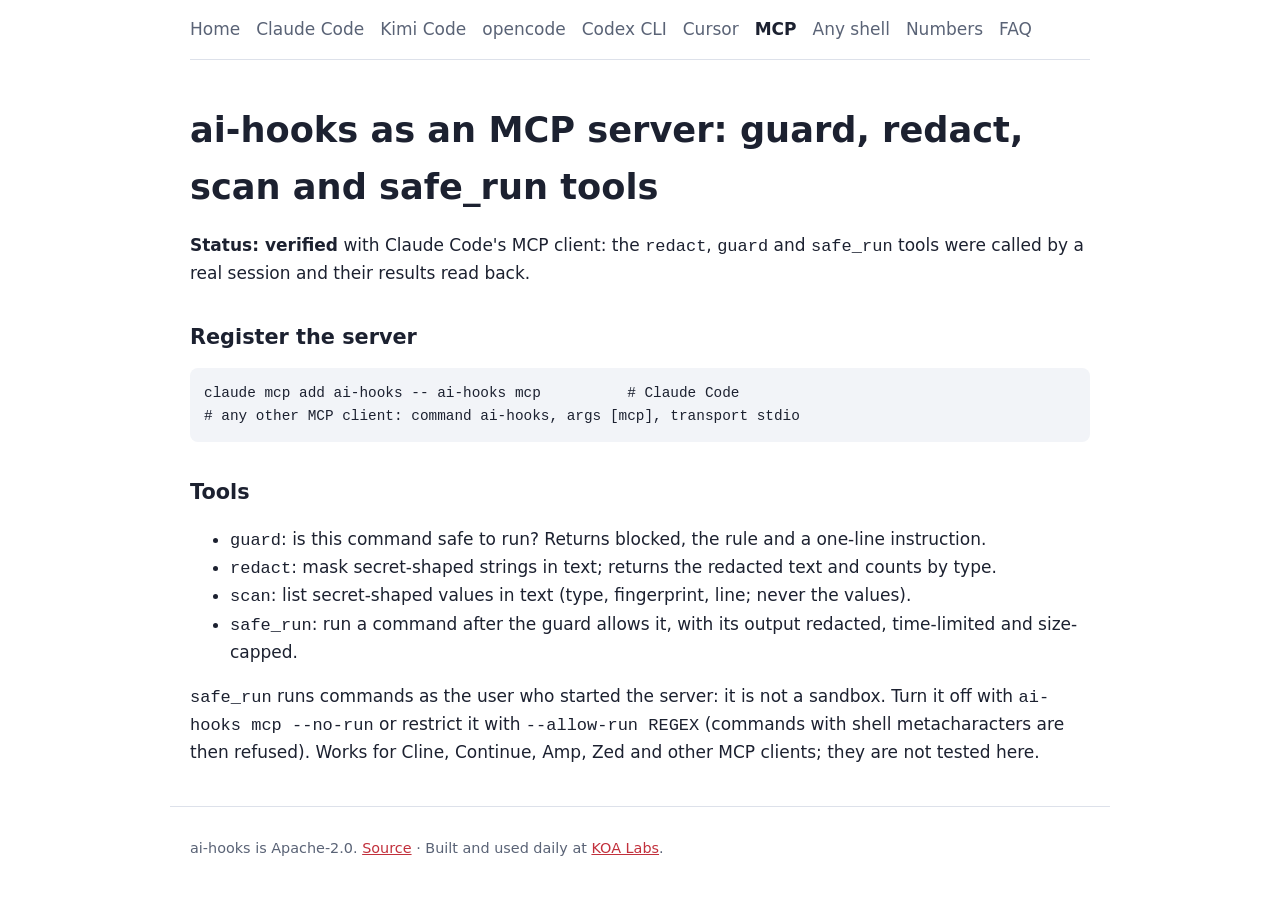
<file: site/mcp.html>
<!doctype html>
<html lang="en"><head><meta charset="utf-8"><meta name="viewport" content="width=device-width,initial-scale=1">
<title>ai-hooks as an MCP server: guard, redact, scan and safe_run tools</title>
<meta name="description" content="Use ai-hooks from any MCP-capable coding agent without hooks: tools to check a command, redact text, scan for secrets and run a command with redacted output.">
<link rel="canonical" href="https://koalabs-ai.github.io/ai-hooks/mcp.html">
<meta property="og:type" content="website"><meta property="og:site_name" content="ai-hooks">
<meta property="og:title" content="ai-hooks as an MCP server: guard, redact, scan and safe_run tools"><meta property="og:description" content="Use ai-hooks from any MCP-capable coding agent without hooks: tools to check a command, redact text, scan for secrets and run a command with redacted output.">
<meta property="og:url" content="https://koalabs-ai.github.io/ai-hooks/mcp.html"><meta property="og:image" content="https://koalabs-ai.github.io/ai-hooks/assets/social-preview.png">
<meta name="twitter:card" content="summary_large_image"><meta name="twitter:title" content="ai-hooks as an MCP server: guard, redact, scan and safe_run tools">
<meta name="twitter:description" content="Use ai-hooks from any MCP-capable coding agent without hooks: tools to check a command, redact text, scan for secrets and run a command with redacted output."><meta name="twitter:image" content="https://koalabs-ai.github.io/ai-hooks/assets/social-preview.png">
<link rel="stylesheet" href="assets/style.css">
</head><body>
<header><nav aria-label="Main"><a href="index.html">Home</a><a href="claude-code.html">Claude Code</a><a href="kimi-code.html">Kimi Code</a><a href="opencode.html">opencode</a><a href="codex-cli.html">Codex CLI</a><a href="cursor.html">Cursor</a><a href="mcp.html" aria-current="page">MCP</a><a href="any-shell.html">Any shell</a><a href="numbers.html">Numbers</a><a href="faq.html">FAQ</a></nav></header>
<main><h1>ai-hooks as an MCP server: guard, redact, scan and safe_run tools</h1>
<p><strong>Status: verified</strong> with Claude Code's MCP client: the <code>redact</code>, <code>guard</code> and <code>safe_run</code> tools were called by a real session and their results read back.</p>
<h2>Register the server</h2>
<pre><code>claude mcp add ai-hooks -- ai-hooks mcp          # Claude Code
# any other MCP client: command ai-hooks, args [mcp], transport stdio</code></pre>
<h2>Tools</h2>
<ul><li><code>guard</code>: is this command safe to run? Returns blocked, the rule and a one-line instruction.</li>
<li><code>redact</code>: mask secret-shaped strings in text; returns the redacted text and counts by type.</li>
<li><code>scan</code>: list secret-shaped values in text (type, fingerprint, line; never the values).</li>
<li><code>safe_run</code>: run a command after the guard allows it, with its output redacted, time-limited and size-capped.</li></ul>
<p><code>safe_run</code> runs commands as the user who started the server: it is not a sandbox. Turn it off with <code>ai-hooks mcp --no-run</code> or restrict it with <code>--allow-run REGEX</code> (commands with shell metacharacters are then refused). Works for Cline, Continue, Amp, Zed and other MCP clients; they are not tested here.</p>
</main>
<footer>ai-hooks is Apache-2.0. <a href="https://github.com/koalabs-ai/ai-hooks">Source</a> · Built and used daily at <a href="https://koalabs.ai">KOA Labs</a>.</footer>
</body></html>
</file>
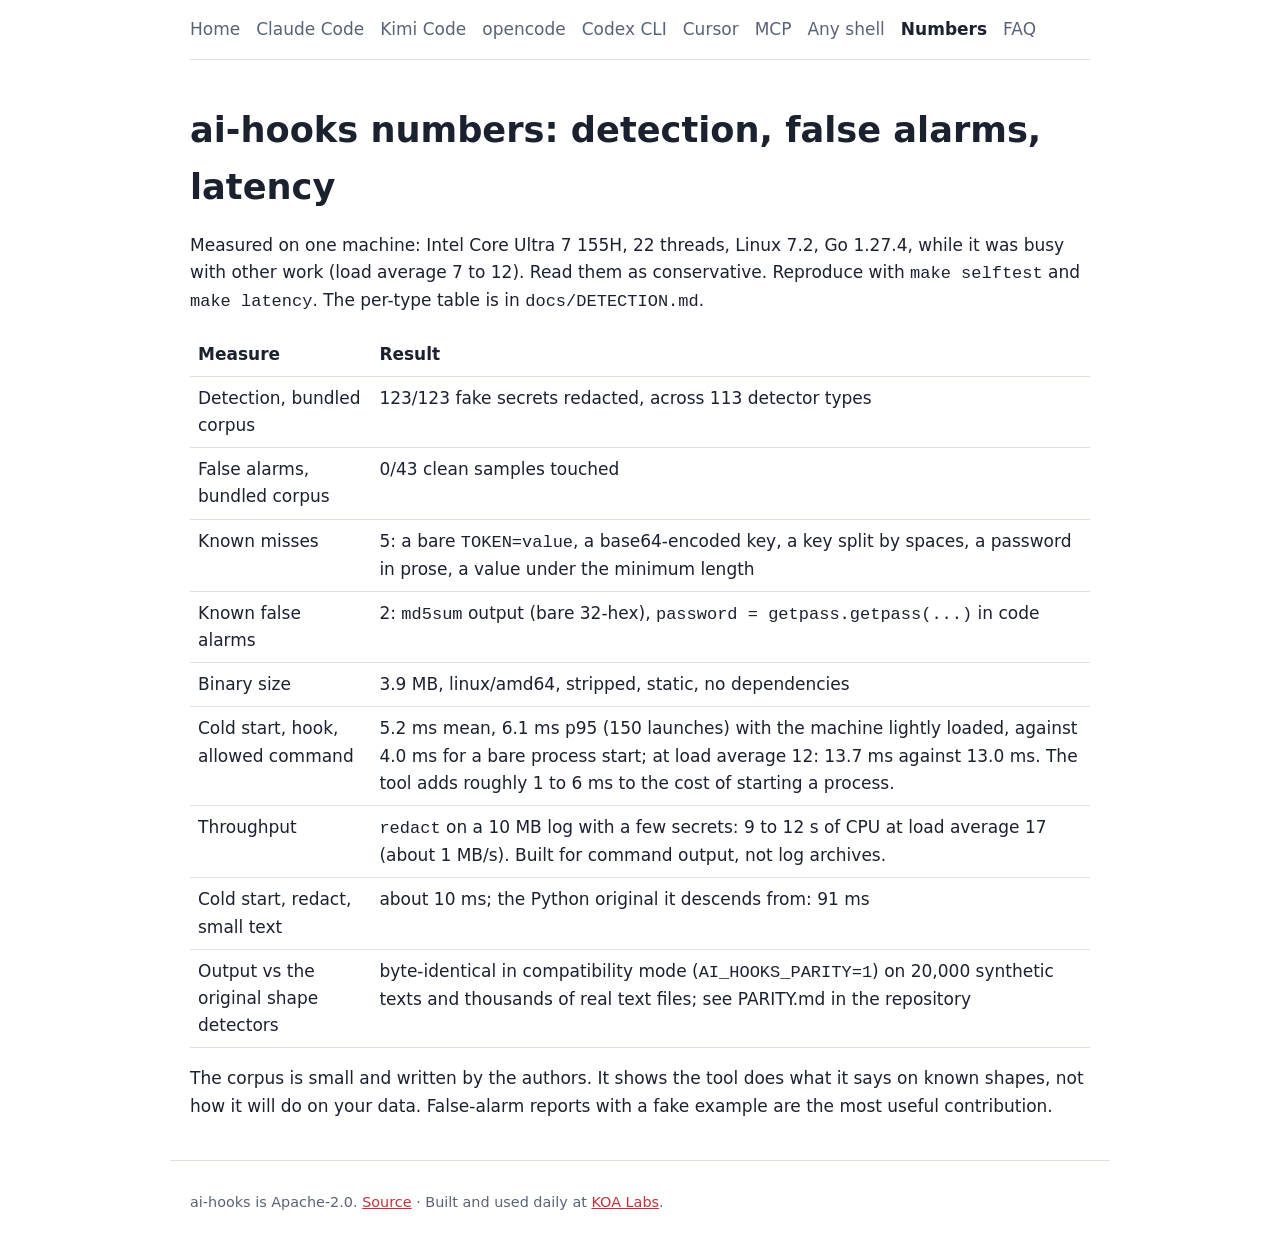
<file: site/numbers.html>
<!doctype html>
<html lang="en"><head><meta charset="utf-8"><meta name="viewport" content="width=device-width,initial-scale=1">
<title>ai-hooks numbers: detection, false alarms, latency</title>
<meta name="description" content="Measured detection and false-alarm rates on the bundled fake corpus, cold-start latency and binary size, with the machine and the method.">
<link rel="canonical" href="https://koalabs-ai.github.io/ai-hooks/numbers.html">
<meta property="og:type" content="website"><meta property="og:site_name" content="ai-hooks">
<meta property="og:title" content="ai-hooks numbers: detection, false alarms, latency"><meta property="og:description" content="Measured detection and false-alarm rates on the bundled fake corpus, cold-start latency and binary size, with the machine and the method.">
<meta property="og:url" content="https://koalabs-ai.github.io/ai-hooks/numbers.html"><meta property="og:image" content="https://koalabs-ai.github.io/ai-hooks/assets/social-preview.png">
<meta name="twitter:card" content="summary_large_image"><meta name="twitter:title" content="ai-hooks numbers: detection, false alarms, latency">
<meta name="twitter:description" content="Measured detection and false-alarm rates on the bundled fake corpus, cold-start latency and binary size, with the machine and the method."><meta name="twitter:image" content="https://koalabs-ai.github.io/ai-hooks/assets/social-preview.png">
<link rel="stylesheet" href="assets/style.css">
</head><body>
<header><nav aria-label="Main"><a href="index.html">Home</a><a href="claude-code.html">Claude Code</a><a href="kimi-code.html">Kimi Code</a><a href="opencode.html">opencode</a><a href="codex-cli.html">Codex CLI</a><a href="cursor.html">Cursor</a><a href="mcp.html">MCP</a><a href="any-shell.html">Any shell</a><a href="numbers.html" aria-current="page">Numbers</a><a href="faq.html">FAQ</a></nav></header>
<main><h1>ai-hooks numbers: detection, false alarms, latency</h1>
<p>Measured on one machine: Intel Core Ultra 7 155H, 22 threads, Linux 7.2, Go 1.27.4, while it was busy with other work (load average 7 to 12). Read them as conservative. Reproduce with <code>make selftest</code> and <code>make latency</code>. The per-type table is in <code>docs/DETECTION.md</code>.</p>
<table>
<tr><th>Measure</th><th>Result</th></tr>
<tr><td>Detection, bundled corpus</td><td>123/123 fake secrets redacted, across 113 detector types</td></tr>
<tr><td>False alarms, bundled corpus</td><td>0/43 clean samples touched</td></tr>
<tr><td>Known misses</td><td>5: a bare <code>TOKEN=value</code>, a base64-encoded key, a key split by spaces, a password in prose, a value under the minimum length</td></tr>
<tr><td>Known false alarms</td><td>2: <code>md5sum</code> output (bare 32-hex), <code>password = getpass.getpass(...)</code> in code</td></tr>
<tr><td>Binary size</td><td>3.9 MB, linux/amd64, stripped, static, no dependencies</td></tr>
<tr><td>Cold start, hook, allowed command</td><td>5.2 ms mean, 6.1 ms p95 (150 launches) with the machine lightly loaded, against 4.0 ms for a bare process start; at load average 12: 13.7 ms against 13.0 ms. The tool adds roughly 1 to 6 ms to the cost of starting a process.</td></tr>
<tr><td>Throughput</td><td><code>redact</code> on a 10 MB log with a few secrets: 9 to 12 s of CPU at load average 17 (about 1 MB/s). Built for command output, not log archives.</td></tr>
<tr><td>Cold start, redact, small text</td><td>about 10 ms; the Python original it descends from: 91 ms</td></tr>
<tr><td>Output vs the original shape detectors</td><td>byte-identical in compatibility mode (<code>AI_HOOKS_PARITY=1</code>) on 20,000 synthetic texts and thousands of real text files; see PARITY.md in the repository</td></tr>
</table>
<p>The corpus is small and written by the authors. It shows the tool does what it says on known shapes, not how it will do on your data. False-alarm reports with a fake example are the most useful contribution.</p>
</main>
<footer>ai-hooks is Apache-2.0. <a href="https://github.com/koalabs-ai/ai-hooks">Source</a> · Built and used daily at <a href="https://koalabs.ai">KOA Labs</a>.</footer>
</body></html>
</file>
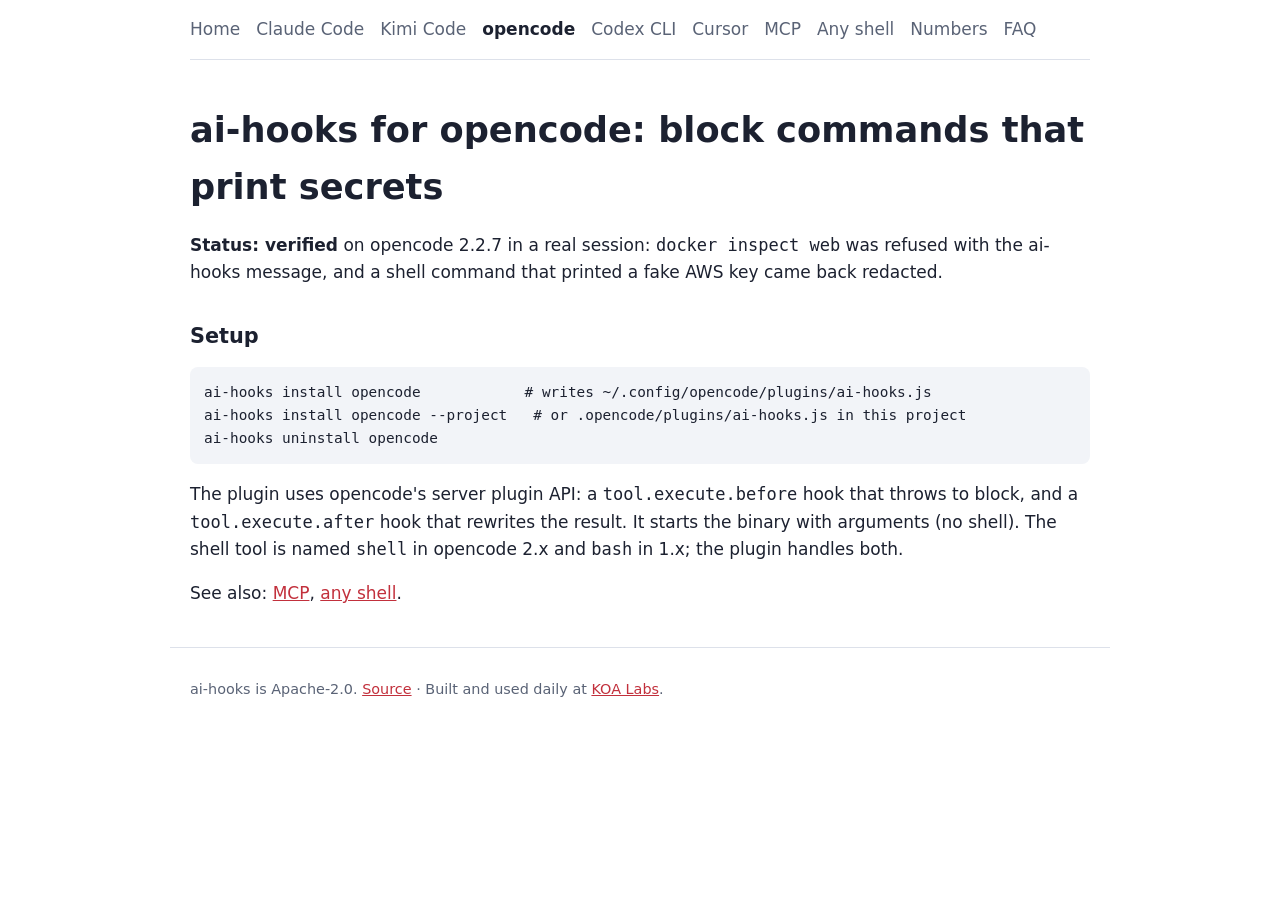
<file: site/opencode.html>
<!doctype html>
<html lang="en"><head><meta charset="utf-8"><meta name="viewport" content="width=device-width,initial-scale=1">
<title>ai-hooks for opencode: block commands that print secrets</title>
<meta name="description" content="Guard opencode from printing secrets: an ai-hooks plugin blocks risky shell commands and redacts tool output. Verified on opencode 2.2.7.">
<link rel="canonical" href="https://koalabs-ai.github.io/ai-hooks/opencode.html">
<meta property="og:type" content="website"><meta property="og:site_name" content="ai-hooks">
<meta property="og:title" content="ai-hooks for opencode: block commands that print secrets"><meta property="og:description" content="Guard opencode from printing secrets: an ai-hooks plugin blocks risky shell commands and redacts tool output. Verified on opencode 2.2.7.">
<meta property="og:url" content="https://koalabs-ai.github.io/ai-hooks/opencode.html"><meta property="og:image" content="https://koalabs-ai.github.io/ai-hooks/assets/social-preview.png">
<meta name="twitter:card" content="summary_large_image"><meta name="twitter:title" content="ai-hooks for opencode: block commands that print secrets">
<meta name="twitter:description" content="Guard opencode from printing secrets: an ai-hooks plugin blocks risky shell commands and redacts tool output. Verified on opencode 2.2.7."><meta name="twitter:image" content="https://koalabs-ai.github.io/ai-hooks/assets/social-preview.png">
<link rel="stylesheet" href="assets/style.css">
</head><body>
<header><nav aria-label="Main"><a href="index.html">Home</a><a href="claude-code.html">Claude Code</a><a href="kimi-code.html">Kimi Code</a><a href="opencode.html" aria-current="page">opencode</a><a href="codex-cli.html">Codex CLI</a><a href="cursor.html">Cursor</a><a href="mcp.html">MCP</a><a href="any-shell.html">Any shell</a><a href="numbers.html">Numbers</a><a href="faq.html">FAQ</a></nav></header>
<main><h1>ai-hooks for opencode: block commands that print secrets</h1>
<p><strong>Status: verified</strong> on opencode 2.2.7 in a real session: <code>docker inspect web</code> was refused with the ai-hooks message, and a shell command that printed a fake AWS key came back redacted.</p>
<h2>Setup</h2>
<pre><code>ai-hooks install opencode            # writes ~/.config/opencode/plugins/ai-hooks.js
ai-hooks install opencode --project   # or .opencode/plugins/ai-hooks.js in this project
ai-hooks uninstall opencode</code></pre>
<p>The plugin uses opencode's server plugin API: a <code>tool.execute.before</code> hook that throws to block, and a <code>tool.execute.after</code> hook that rewrites the result. It starts the binary with arguments (no shell). The shell tool is named <code>shell</code> in opencode 2.x and <code>bash</code> in 1.x; the plugin handles both.</p>
<p>See also: <a href="mcp.html">MCP</a>, <a href="any-shell.html">any shell</a>.</p>
</main>
<footer>ai-hooks is Apache-2.0. <a href="https://github.com/koalabs-ai/ai-hooks">Source</a> · Built and used daily at <a href="https://koalabs.ai">KOA Labs</a>.</footer>
</body></html>
</file>
<file: site/assets/style.css>
:root{color-scheme:light dark;--bg:#fff;--fg:#1c2130;--dim:#5a6376;--line:#dde1ea;--code:#f2f4f8;--accent:#c2303c}
@media (prefers-color-scheme:dark){:root{--bg:#14161b;--fg:#d9dde6;--dim:#8a93a6;--line:#2a2e38;--code:#1c1f27;--accent:#ff6b6b}}
body{margin:0;background:var(--bg);color:var(--fg);font:17px/1.6 system-ui,-apple-system,Segoe UI,Roboto,sans-serif}
header,main,footer{max-width:900px;margin:0 auto;padding:0 20px}
nav{display:flex;flex-wrap:wrap;gap:6px 16px;padding:16px 0;border-bottom:1px solid var(--line)}
nav a{color:var(--dim);text-decoration:none}nav a[aria-current]{color:var(--fg);font-weight:600}
h1{font-size:2.2rem;margin:1.2em 0 .3em}h2{margin:1.6em 0 .4em;font-size:1.3rem}
.lead{font-size:1.15rem;color:var(--dim)}
pre{background:var(--code);padding:14px;border-radius:8px;overflow:auto;font-size:.9rem}
code{font-family:ui-monospace,SFMono-Regular,Menlo,Consolas,monospace}
table{border-collapse:collapse;width:100%}td,th{border-bottom:1px solid var(--line);padding:8px;text-align:left;vertical-align:top}
img{max-width:100%;height:auto;border-radius:8px}a{color:var(--accent)}
.warn{border-left:4px solid var(--accent);padding:4px 14px;background:var(--code)}
footer{color:var(--dim);font-size:.9rem;padding:30px 20px 50px;border-top:1px solid var(--line);margin-top:40px}
</file>
